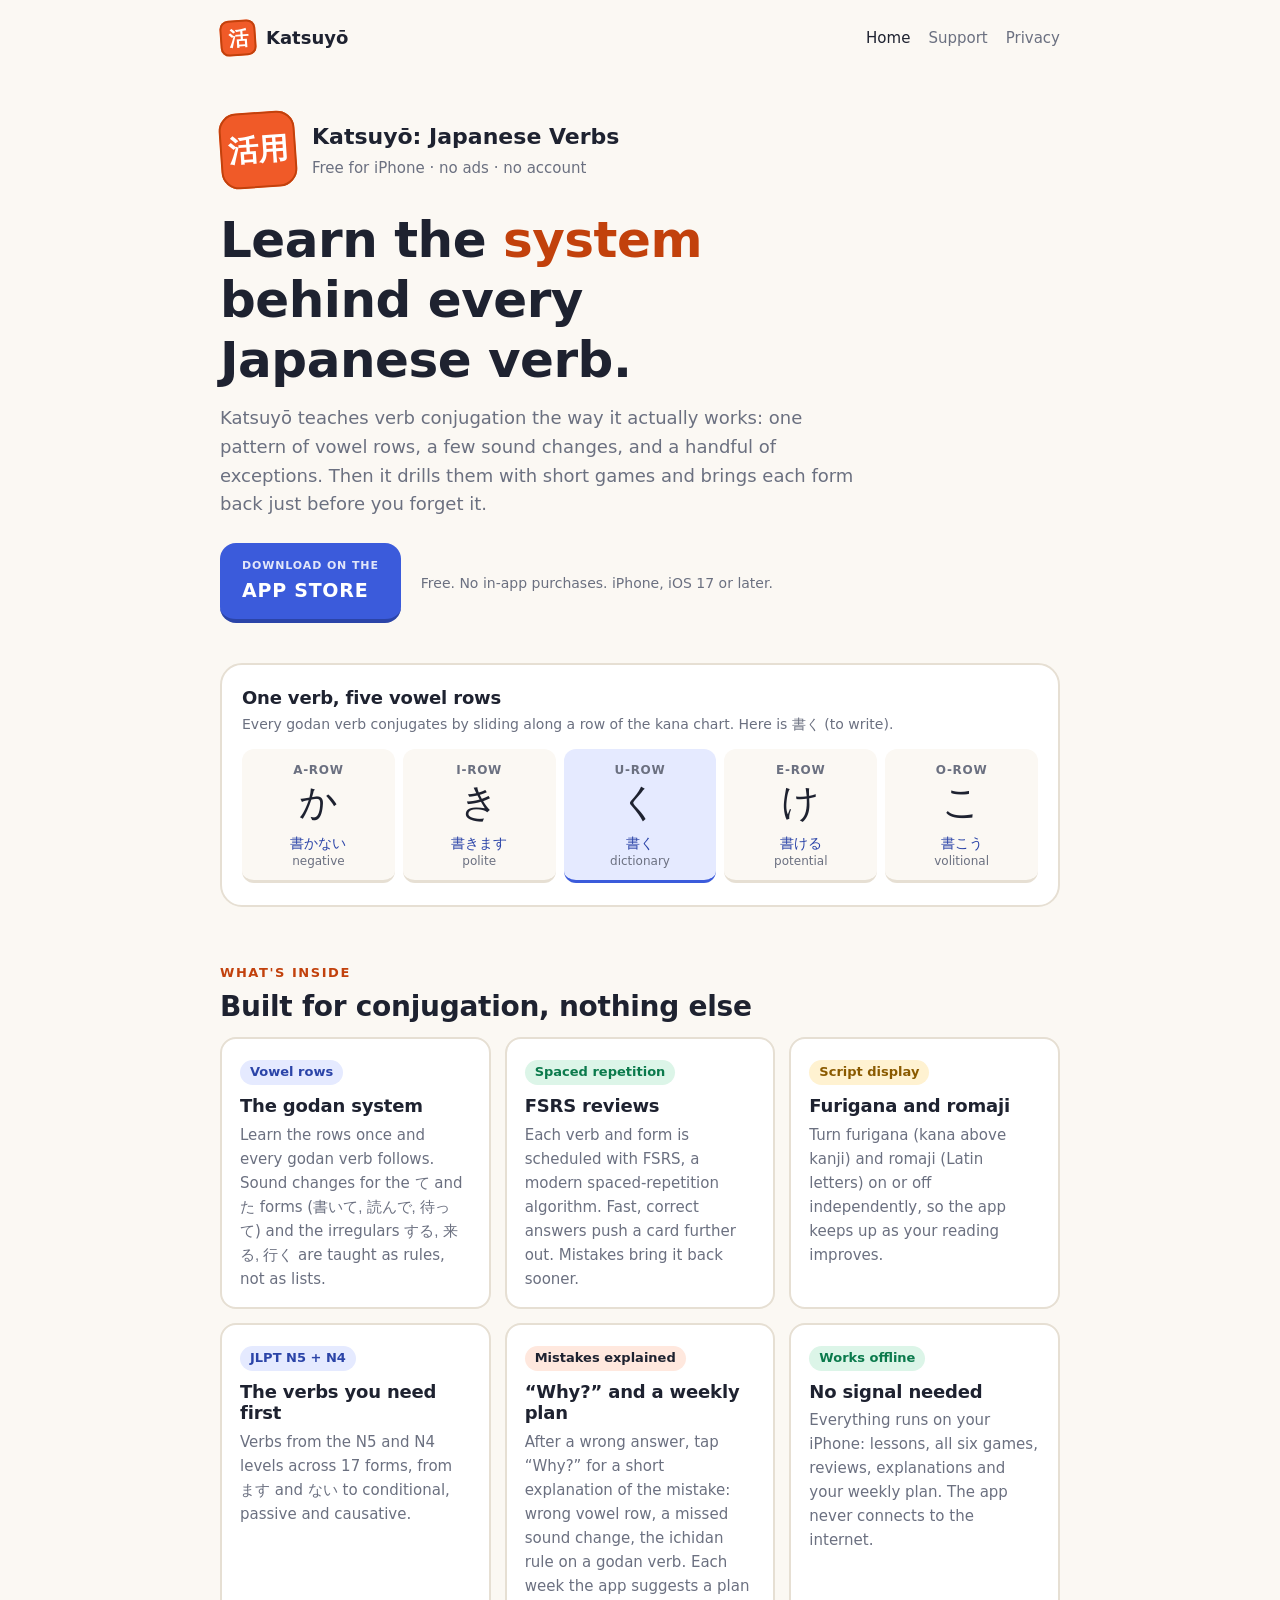
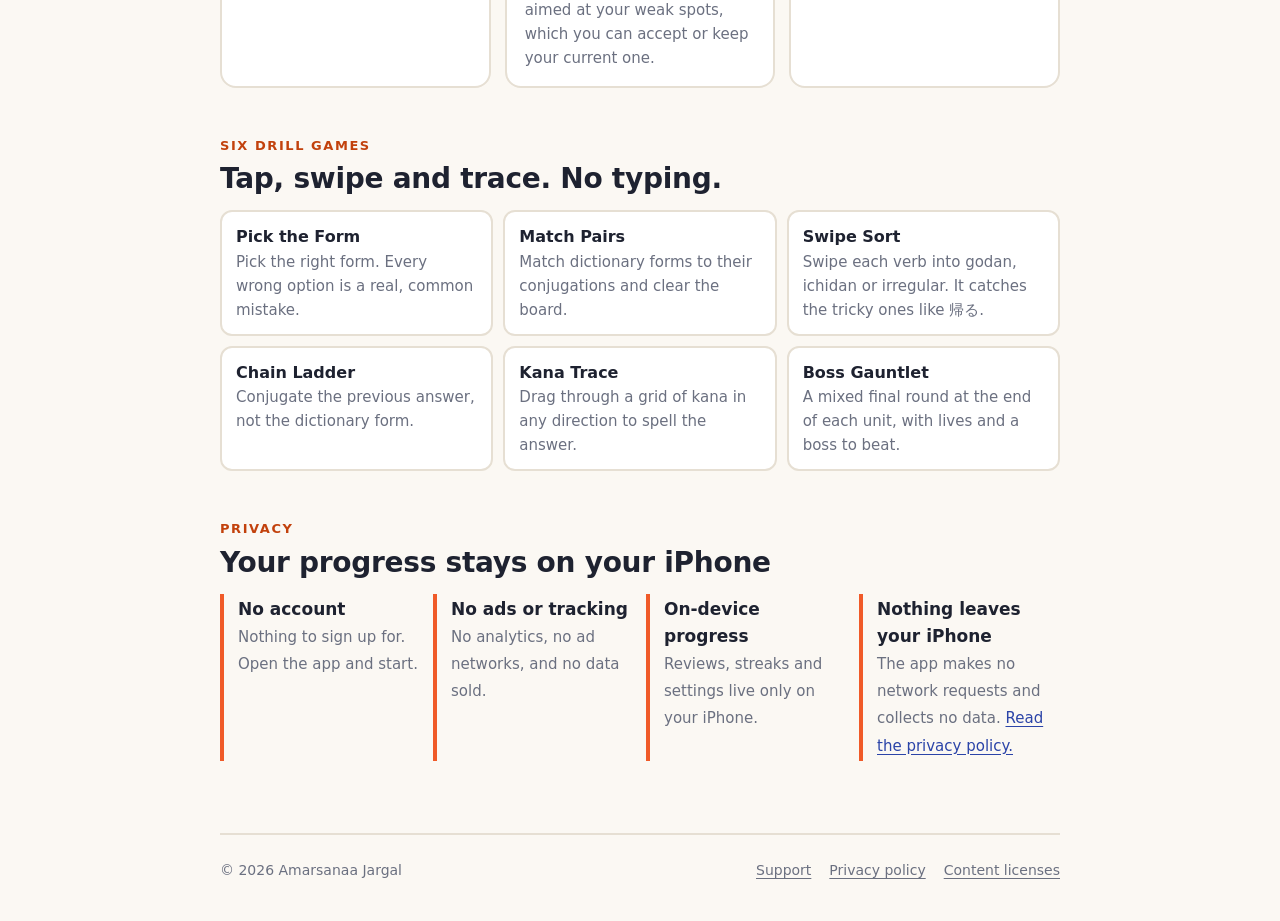
<file: index.html>
<!doctype html>
<html lang="en">
<head>
  <meta charset="utf-8">
  <meta name="viewport" content="width=device-width, initial-scale=1">
  <title>Katsuyō: Japanese Verbs (活用)</title>
  <meta name="description" content="Katsuyō is a free iPhone app for Japanese verb conjugation: learn the godan vowel rows, play six drill games, and review with FSRS spaced repetition. No ads, no account, no tracking.">
  <meta name="color-scheme" content="light dark">
  <meta name="theme-color" content="#fbf8f3" media="(prefers-color-scheme: light)">
  <meta name="theme-color" content="#121419" media="(prefers-color-scheme: dark)">
  <link rel="canonical" href="https://amaraa87.github.io/katsuyo-site/">
  <link rel="stylesheet" href="assets/style.css">
  <link rel="icon" href="data:image/svg+xml,<svg xmlns='http://www.w3.org/2000/svg' viewBox='0 0 100 100'><rect width='100' height='100' rx='22' fill='%23F05A28'/><text x='50' y='71' font-size='62' text-anchor='middle' fill='white' font-family='sans-serif'>%E6%B4%BB</text></svg>">
</head>
<body>
  <a class="skip" href="#main">Skip to content</a>
  <div class="wrap">

    <header class="site-header">
      <a class="wordmark" href="./"><span class="hanko" aria-hidden="true" lang="ja">活</span>Katsuyō</a>
      <nav class="site-nav" aria-label="Site">
        <a href="./" aria-current="page">Home</a>
        <a href="support/">Support</a>
        <a href="privacy/">Privacy</a>
      </nav>
    </header>

    <main id="main">
      <section class="hero" aria-labelledby="hero-title">
        <div class="brand">
          <span class="hanko big" aria-hidden="true" lang="ja">活用</span>
          <div><b>Katsuyō: Japanese Verbs</b><span>Free for iPhone · no ads · no account</span></div>
        </div>
        <h1 id="hero-title">Learn the <em>system</em> behind every Japanese verb.</h1>
        <p class="sub">Katsuyō teaches verb conjugation the way it actually works: one pattern of vowel rows, a few sound changes, and a handful of exceptions. Then it drills them with short games and brings each form back just before you forget it.</p>
        <div class="cta">
          <a class="btn" href="https://apps.apple.com/app/id6818793474"><span><small>Download on the</small>App Store</span></a>
          <p>Free. No in-app purchases. iPhone, iOS 17 or later.</p>
        </div>

        <div class="rows" role="group" aria-labelledby="rows-title">
          <div class="rows-head">
            <h2 id="rows-title">One verb, five vowel rows</h2>
            <p>Every godan verb conjugates by sliding along a row of the kana chart. Here is <span lang="ja">書く</span> (to write).</p>
          </div>
          <ol>
            <li><span class="row">a-row</span><span class="kana" lang="ja">か</span><span class="ex" lang="ja">書かない</span><span class="use">negative</span></li>
            <li><span class="row">i-row</span><span class="kana" lang="ja">き</span><span class="ex" lang="ja">書きます</span><span class="use">polite</span></li>
            <li class="dict"><span class="row">u-row</span><span class="kana" lang="ja">く</span><span class="ex" lang="ja">書く</span><span class="use">dictionary</span></li>
            <li><span class="row">e-row</span><span class="kana" lang="ja">け</span><span class="ex" lang="ja">書ける</span><span class="use">potential</span></li>
            <li><span class="row">o-row</span><span class="kana" lang="ja">こ</span><span class="ex" lang="ja">書こう</span><span class="use">volitional</span></li>
          </ol>
        </div>
      </section>

      <section aria-labelledby="features-title">
        <p class="eyebrow">What's inside</p>
        <h2 id="features-title">Built for conjugation, nothing else</h2>
        <div class="grid">
          <div class="card">
            <span class="tag">Vowel rows</span>
            <h3>The godan system</h3>
            <p>Learn the rows once and every godan verb follows. Sound changes for the て and た forms (<span lang="ja">書いて, 読んで, 待って</span>) and the irregulars <span lang="ja">する, 来る, 行く</span> are taught as rules, not as lists.</p>
          </div>
          <div class="card">
            <span class="tag take">Spaced repetition</span>
            <h3>FSRS reviews</h3>
            <p>Each verb and form is scheduled with FSRS, a modern spaced-repetition algorithm. Fast, correct answers push a card further out. Mistakes bring it back sooner.</p>
          </div>
          <div class="card">
            <span class="tag kin">Script display</span>
            <h3>Furigana and romaji</h3>
            <p>Turn furigana (kana above kanji) and romaji (Latin letters) on or off independently, so the app keeps up as your reading improves.</p>
          </div>
          <div class="card">
            <span class="tag">JLPT N5 + N4</span>
            <h3>The verbs you need first</h3>
            <p>Verbs from the N5 and N4 levels across 17 forms, from <span lang="ja">ます</span> and <span lang="ja">ない</span> to conditional, passive and causative.</p>
          </div>
          <div class="card">
            <span class="tag shu">Mistakes explained</span>
            <h3>“Why?” and a weekly plan</h3>
            <p>After a wrong answer, tap “Why?” for a short explanation of the mistake: wrong vowel row, a missed sound change, the ichidan rule on a godan verb. Each week the app suggests a plan aimed at your weak spots, which you can accept or keep your current one.</p>
          </div>
          <div class="card">
            <span class="tag take">Works offline</span>
            <h3>No signal needed</h3>
            <p>Everything runs on your iPhone: lessons, all six games, reviews, explanations and your weekly plan. The app never connects to the internet.</p>
          </div>
        </div>
      </section>

      <section aria-labelledby="drills-title">
        <p class="eyebrow">Six drill games</p>
        <h2 id="drills-title">Tap, swipe and trace. No typing.</h2>
        <ul class="drills">
          <li><b>Pick the Form</b>Pick the right form. Every wrong option is a real, common mistake.</li>
          <li><b>Match Pairs</b>Match dictionary forms to their conjugations and clear the board.</li>
          <li><b>Swipe Sort</b>Swipe each verb into godan, ichidan or irregular. It catches the tricky ones like <span lang="ja">帰る</span>.</li>
          <li><b>Chain Ladder</b>Conjugate the previous answer, not the dictionary form.</li>
          <li><b>Kana Trace</b>Drag through a grid of kana in any direction to spell the answer.</li>
          <li><b>Boss Gauntlet</b>A mixed final round at the end of each unit, with lives and a boss to beat.</li>
        </ul>
      </section>

      <section aria-labelledby="privacy-title">
        <p class="eyebrow">Privacy</p>
        <h2 id="privacy-title">Your progress stays on your iPhone</h2>
        <ul class="promise">
          <li><b>No account</b><span>Nothing to sign up for. Open the app and start.</span></li>
          <li><b>No ads or tracking</b><span>No analytics, no ad networks, and no data sold.</span></li>
          <li><b>On-device progress</b><span>Reviews, streaks and settings live only on your iPhone.</span></li>
          <li><b>Nothing leaves your iPhone</b><span>The app makes no network requests and collects no data. <a href="privacy/">Read the privacy policy.</a></span></li>
        </ul>
      </section>
    </main>

    <footer class="site-footer">
      <span>© 2026 Amarsanaa Jargal</span>
      <nav aria-label="Footer">
        <a href="support/">Support</a>
        <a href="privacy/">Privacy policy</a>
        <a href="support/#licenses">Content licenses</a>
      </nav>
    </footer>

  </div>
</body>
</html>
</file>
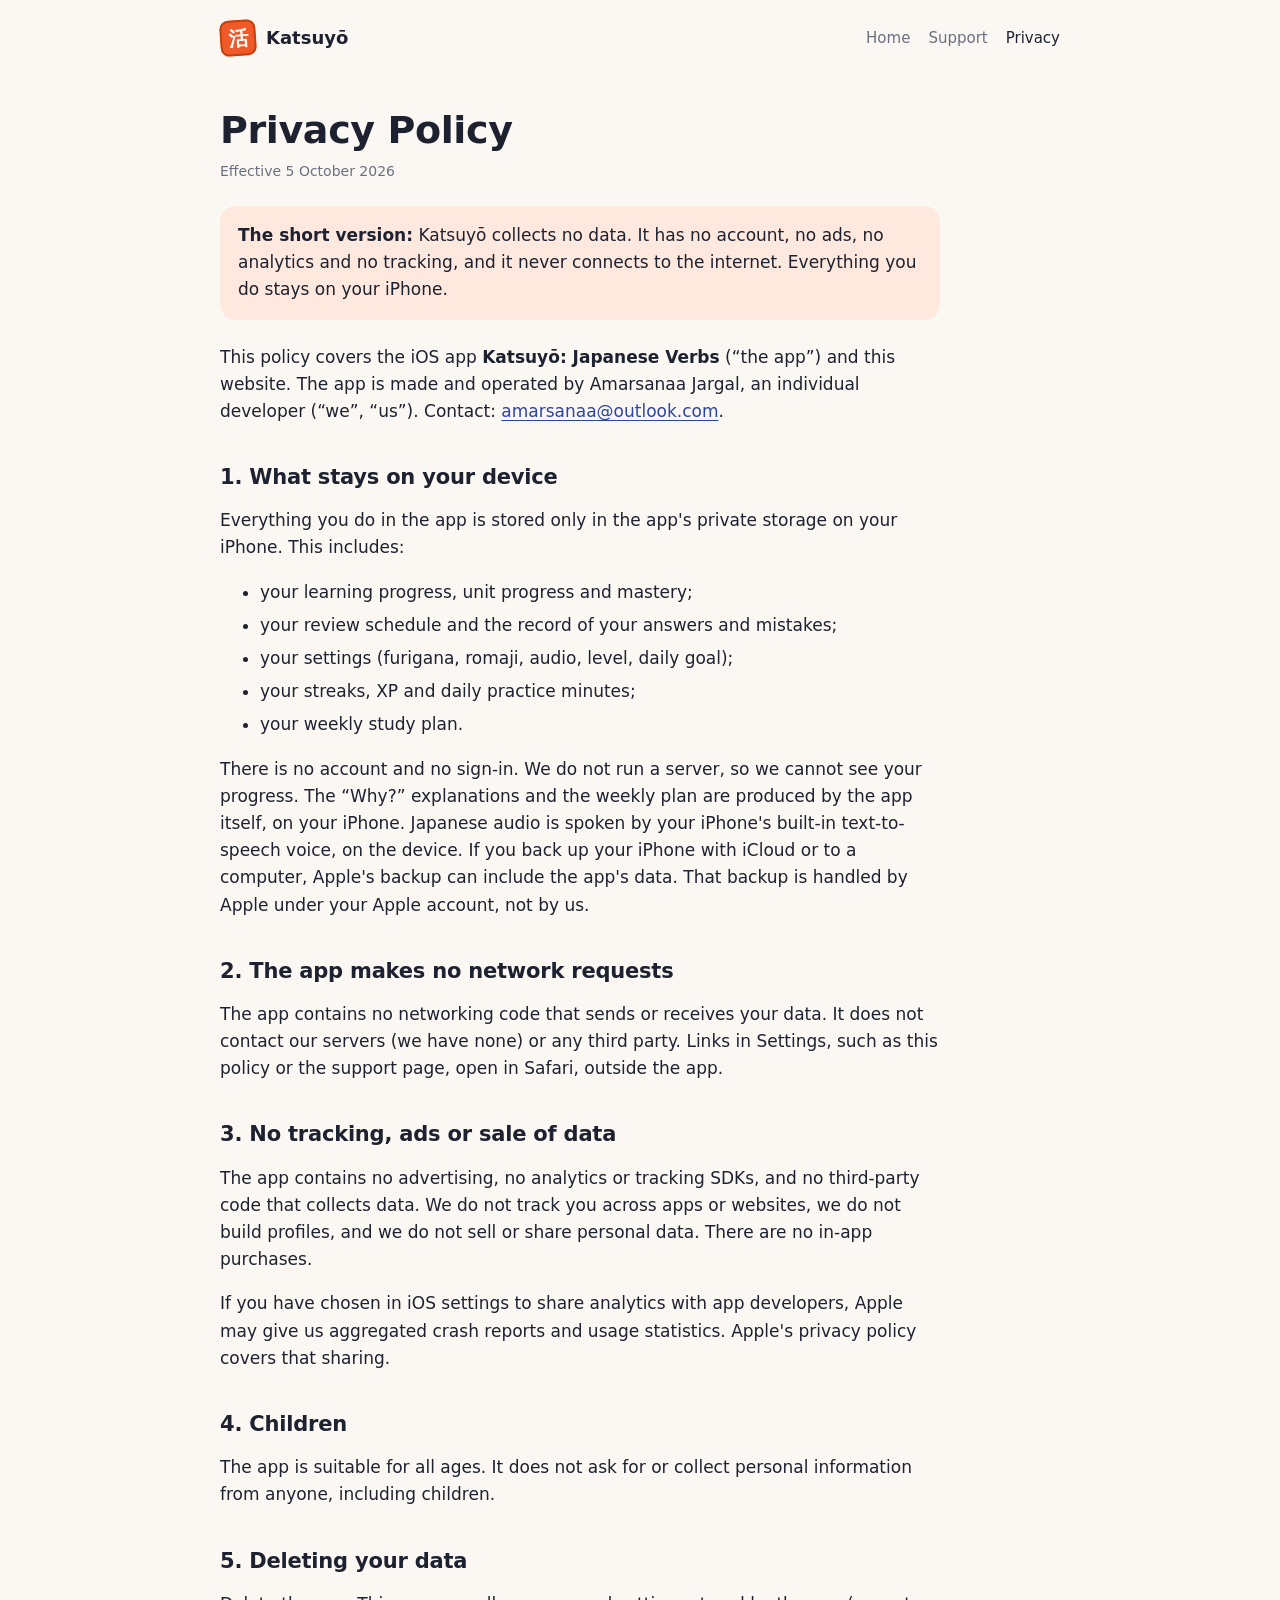
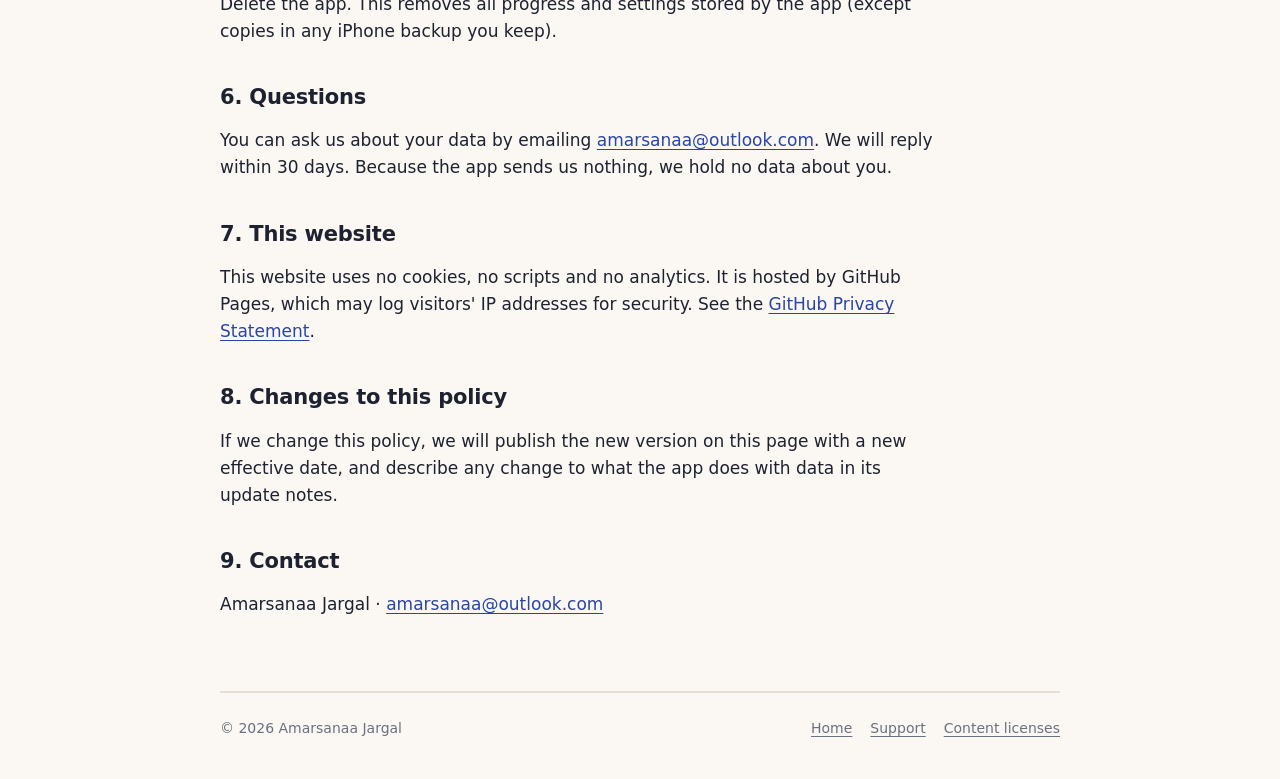
<file: privacy/index.html>
<!doctype html>
<html lang="en">
<head>
  <meta charset="utf-8">
  <meta name="viewport" content="width=device-width, initial-scale=1">
  <title>Privacy Policy · Katsuyō</title>
  <meta name="description" content="Privacy policy for the Katsuyō iOS app: it collects no data, makes no network requests, and keeps all progress on your iPhone.">
  <meta name="color-scheme" content="light dark">
  <link rel="canonical" href="https://amaraa87.github.io/katsuyo-site/privacy/">
  <link rel="stylesheet" href="../assets/style.css">
  <link rel="icon" href="data:image/svg+xml,<svg xmlns='http://www.w3.org/2000/svg' viewBox='0 0 100 100'><rect width='100' height='100' rx='22' fill='%23F05A28'/><text x='50' y='71' font-size='62' text-anchor='middle' fill='white' font-family='sans-serif'>%E6%B4%BB</text></svg>">
</head>
<body>
  <a class="skip" href="#main">Skip to content</a>
  <div class="wrap">

    <header class="site-header">
      <a class="wordmark" href="../"><span class="hanko" aria-hidden="true" lang="ja">活</span>Katsuyō</a>
      <nav class="site-nav" aria-label="Site">
        <a href="../">Home</a>
        <a href="../support/">Support</a>
        <a href="./" aria-current="page">Privacy</a>
      </nav>
    </header>

    <main id="main" class="doc">
      <h1>Privacy Policy</h1>
      <p class="updated">Effective 5 October 2026</p>

      <p class="lede"><b>The short version:</b> Katsuyō collects no data. It has no account, no ads, no analytics and no tracking, and it never connects to the internet. Everything you do stays on your iPhone.</p>

      <p>This policy covers the iOS app <b>Katsuyō: Japanese Verbs</b> (“the app”) and this website. The app is made and operated by Amarsanaa Jargal, an individual developer (“we”, “us”). Contact: <a href="mailto:amarsanaa@outlook.com">amarsanaa@outlook.com</a>.</p>

      <h2>1. What stays on your device</h2>
      <p>Everything you do in the app is stored only in the app's private storage on your iPhone. This includes:</p>
      <ul>
        <li>your learning progress, unit progress and mastery;</li>
        <li>your review schedule and the record of your answers and mistakes;</li>
        <li>your settings (furigana, romaji, audio, level, daily goal);</li>
        <li>your streaks, XP and daily practice minutes;</li>
        <li>your weekly study plan.</li>
      </ul>
      <p>There is no account and no sign-in. We do not run a server, so we cannot see your progress. The “Why?” explanations and the weekly plan are produced by the app itself, on your iPhone. Japanese audio is spoken by your iPhone's built-in text-to-speech voice, on the device. If you back up your iPhone with iCloud or to a computer, Apple's backup can include the app's data. That backup is handled by Apple under your Apple account, not by us.</p>

      <h2>2. The app makes no network requests</h2>
      <p>The app contains no networking code that sends or receives your data. It does not contact our servers (we have none) or any third party. Links in Settings, such as this policy or the support page, open in Safari, outside the app.</p>

      <h2>3. No tracking, ads or sale of data</h2>
      <p>The app contains no advertising, no analytics or tracking SDKs, and no third-party code that collects data. We do not track you across apps or websites, we do not build profiles, and we do not sell or share personal data. There are no in-app purchases.</p>
      <p>If you have chosen in iOS settings to share analytics with app developers, Apple may give us aggregated crash reports and usage statistics. Apple's privacy policy covers that sharing.</p>

      <h2>4. Children</h2>
      <p>The app is suitable for all ages. It does not ask for or collect personal information from anyone, including children.</p>

      <h2>5. Deleting your data</h2>
      <p>Delete the app. This removes all progress and settings stored by the app (except copies in any iPhone backup you keep).</p>

      <h2>6. Questions</h2>
      <p>You can ask us about your data by emailing <a href="mailto:amarsanaa@outlook.com">amarsanaa@outlook.com</a>. We will reply within 30 days. Because the app sends us nothing, we hold no data about you.</p>

      <h2>7. This website</h2>
      <p>This website uses no cookies, no scripts and no analytics. It is hosted by GitHub Pages, which may log visitors' IP addresses for security. See the <a href="https://docs.github.com/en/site-policy/privacy-policies/github-general-privacy-statement">GitHub Privacy Statement</a>.</p>

      <h2>8. Changes to this policy</h2>
      <p>If we change this policy, we will publish the new version on this page with a new effective date, and describe any change to what the app does with data in its update notes.</p>

      <h2>9. Contact</h2>
      <p>Amarsanaa Jargal · <a href="mailto:amarsanaa@outlook.com">amarsanaa@outlook.com</a></p>
    </main>

    <footer class="site-footer">
      <span>© 2026 Amarsanaa Jargal</span>
      <nav aria-label="Footer">
        <a href="../">Home</a>
        <a href="../support/">Support</a>
        <a href="../support/#licenses">Content licenses</a>
      </nav>
    </footer>

  </div>
</body>
</html>
</file>
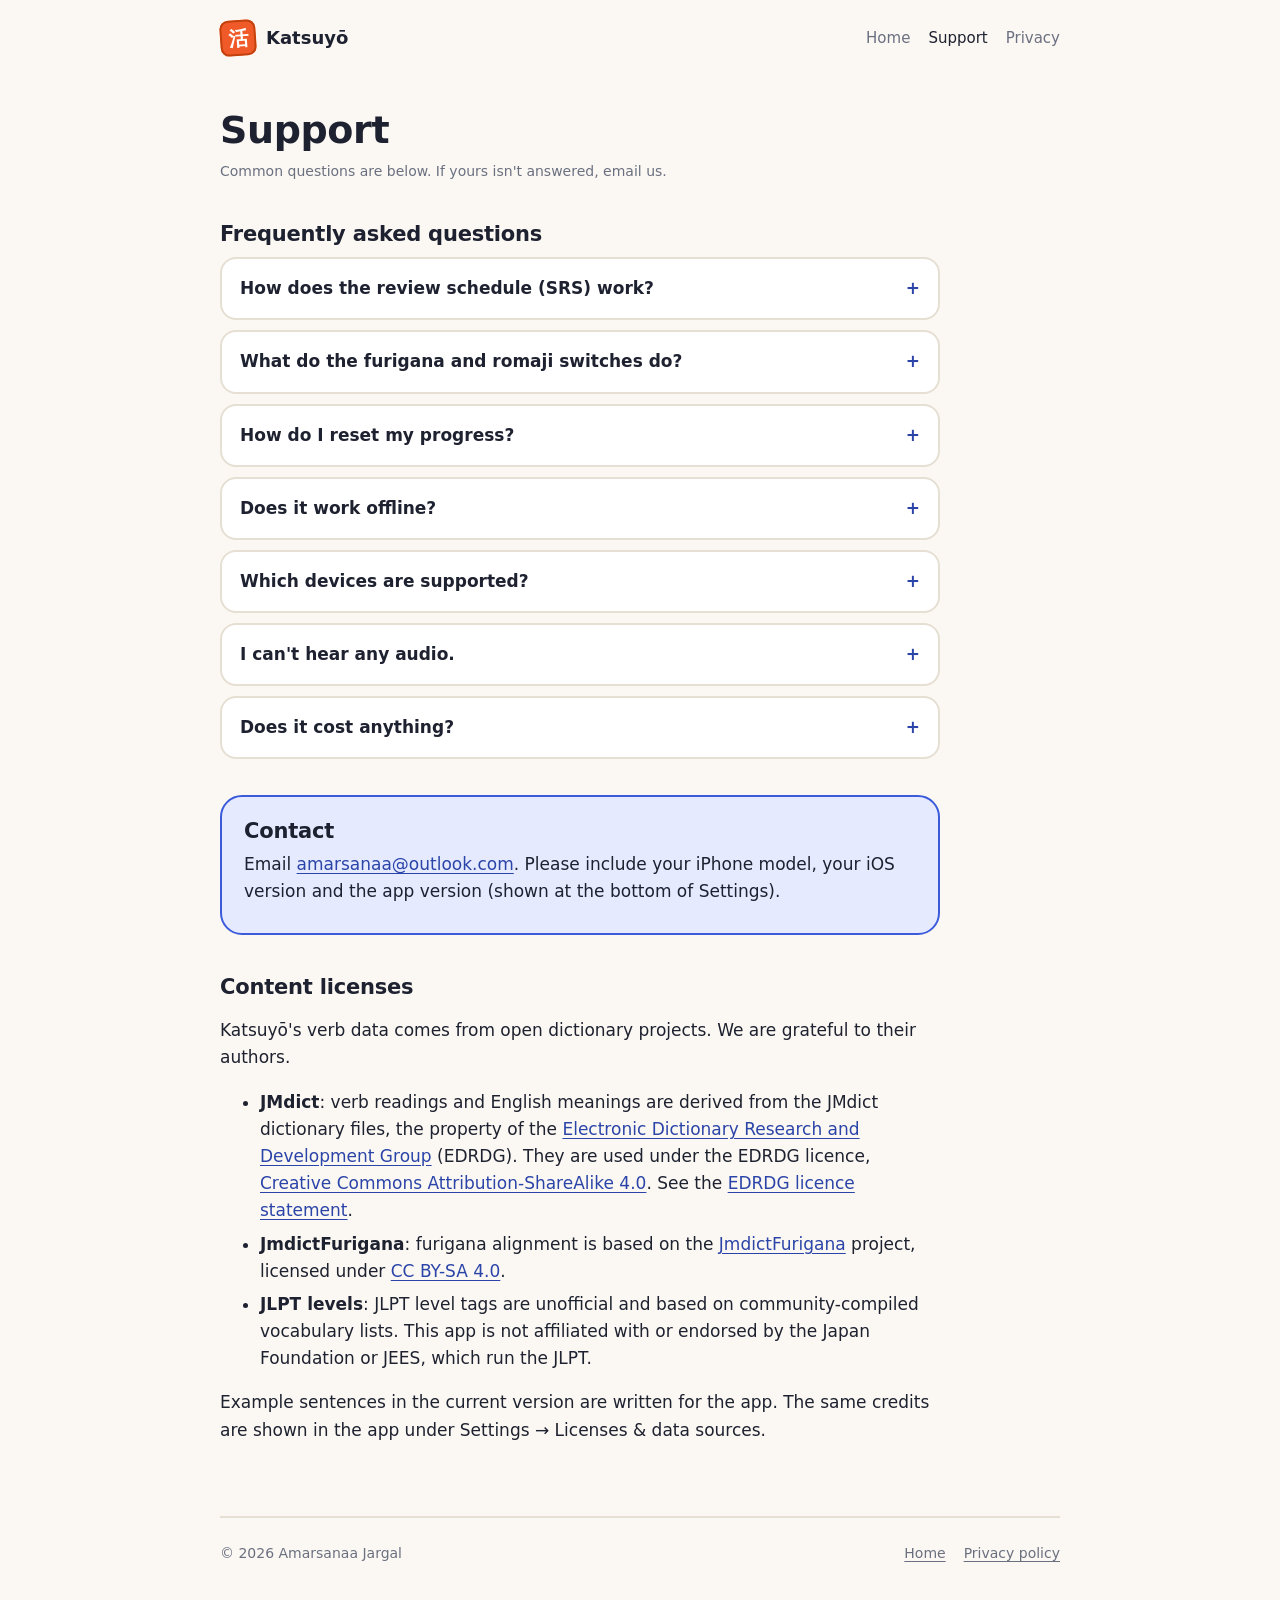
<file: support/index.html>
<!doctype html>
<html lang="en">
<head>
  <meta charset="utf-8">
  <meta name="viewport" content="width=device-width, initial-scale=1">
  <title>Support · Katsuyō</title>
  <meta name="description" content="Help for the Katsuyō iOS app: spaced repetition, furigana and romaji, the “Why?” explanations, resetting progress, offline use, requirements, and content licenses.">
  <meta name="color-scheme" content="light dark">
  <link rel="canonical" href="https://amaraa87.github.io/katsuyo-site/support/">
  <link rel="stylesheet" href="../assets/style.css">
  <link rel="icon" href="data:image/svg+xml,<svg xmlns='http://www.w3.org/2000/svg' viewBox='0 0 100 100'><rect width='100' height='100' rx='22' fill='%23F05A28'/><text x='50' y='71' font-size='62' text-anchor='middle' fill='white' font-family='sans-serif'>%E6%B4%BB</text></svg>">
</head>
<body>
  <a class="skip" href="#main">Skip to content</a>
  <div class="wrap">

    <header class="site-header">
      <a class="wordmark" href="../"><span class="hanko" aria-hidden="true" lang="ja">活</span>Katsuyō</a>
      <nav class="site-nav" aria-label="Site">
        <a href="../">Home</a>
        <a href="./" aria-current="page">Support</a>
        <a href="../privacy/">Privacy</a>
      </nav>
    </header>

    <main id="main" class="doc">
      <h1>Support</h1>
      <p class="updated">Common questions are below. If yours isn't answered, email us.</p>

      <h2>Frequently asked questions</h2>

      <details>
        <summary>How does the review schedule (SRS) work?</summary>
        <p>Katsuyō uses FSRS, a spaced-repetition algorithm. Every verb form you learn becomes its own review card (for example, <span lang="ja">書く</span> in the て form). After each answer, the app estimates how long you will remember that card and schedules the next review for just before you would forget it.</p>
        <ul>
          <li>A fast, correct answer pushes the card far into the future.</li>
          <li>A slow, correct answer brings it back a little sooner.</li>
          <li>A wrong answer brings it back soon.</li>
        </ul>
        <p>Getting one form of a verb right also gives a little credit to the other forms of the same verb. Cards that are due appear in the Review tab, and reviews are played through the same drill games as lessons.</p>
      </details>

      <details>
        <summary>What do the furigana and romaji switches do?</summary>
        <p>Both are in Settings under Script display, and each can be on or off independently.</p>
        <ul>
          <li><b>Furigana</b> shows small kana above kanji, so you can read words like <ruby lang="ja">書<rt>か</rt></ruby><span lang="ja">く</span> before you know the kanji.</li>
          <li><b>Romaji</b> shows the reading in Latin letters (<i>kaku</i>).</li>
        </ul>
        <p>They only change what is displayed. Answers are always chosen in kana, so turning them off is a good way to check your reading as you progress.</p>
      </details>


      <details>
        <summary>How do I reset my progress?</summary>
        <p>Your progress is stored only on your iPhone, so deleting the app erases it. Delete Katsuyō from your Home Screen, then reinstall it from the App Store to start fresh. If you later restore your iPhone from a backup made before that, the old progress can come back with it.</p>
      </details>

      <details>
        <summary>Does it work offline?</summary>
        <p>Yes, completely. Lessons, all six drill games, reviews, streaks, audio, the “Why?” explanations and your weekly plan all run on your iPhone. The app never connects to the internet.</p>
      </details>

      <details>
        <summary>Which devices are supported?</summary>
        <p>Katsuyō is an iPhone app and needs iOS 17 or later.</p>
      </details>

      <details>
        <summary>I can't hear any audio.</summary>
        <p>Katsuyō speaks Japanese with your iPhone's built-in voice. Check that the ringer is not on silent and the volume is up. If the voice sounds wrong or is missing, open iOS Settings → Accessibility → Spoken Content → Voices → Japanese and download a voice.</p>
      </details>

      <details>
        <summary>Does it cost anything?</summary>
        <p>No. Katsuyō is free, with no ads, no in-app purchases and no account.</p>
      </details>

      <div class="contact">
        <h2>Contact</h2>
        <p>Email <a href="mailto:amarsanaa@outlook.com">amarsanaa@outlook.com</a>. Please include your iPhone model, your iOS version and the app version (shown at the bottom of Settings).</p>
      </div>

      <h2 id="licenses">Content licenses</h2>
      <p>Katsuyō's verb data comes from open dictionary projects. We are grateful to their authors.</p>
      <ul>
        <li><b>JMdict</b>: verb readings and English meanings are derived from the JMdict dictionary files, the property of the <a href="https://www.edrdg.org/">Electronic Dictionary Research and Development Group</a> (EDRDG). They are used under the EDRDG licence, <a href="https://creativecommons.org/licenses/by-sa/4.0/">Creative Commons Attribution-ShareAlike 4.0</a>. See the <a href="https://www.edrdg.org/edrdg/licence.html">EDRDG licence statement</a>.</li>
        <li><b>JmdictFurigana</b>: furigana alignment is based on the <a href="https://github.com/Doublevil/JmdictFurigana">JmdictFurigana</a> project, licensed under <a href="https://creativecommons.org/licenses/by-sa/4.0/">CC BY-SA 4.0</a>.</li>
        <li><b>JLPT levels</b>: JLPT level tags are unofficial and based on community-compiled vocabulary lists. This app is not affiliated with or endorsed by the Japan Foundation or JEES, which run the JLPT.</li>
      </ul>
      <p>Example sentences in the current version are written for the app. The same credits are shown in the app under Settings → Licenses &amp; data sources.</p>
    </main>

    <footer class="site-footer">
      <span>© 2026 Amarsanaa Jargal</span>
      <nav aria-label="Footer">
        <a href="../">Home</a>
        <a href="../privacy/">Privacy policy</a>
      </nav>
    </footer>

  </div>
</body>
</html>
</file>
<file: assets/style.css>
/* Katsuyō — site identity, from the app's design tokens (DESIGN.md §2).
   和紙 washi paper, 藍 ai indigo for action, 朱 shu vermilion for brand and the 判子 stamp.
   System rounded type only: no web fonts, no scripts. */

:root {
  --bg: #fbf8f3;
  --surface: #ffffff;
  --sunk: #f1ece3;
  --border: #e6dfd3;
  --ink: #1e2230;
  --ink-muted: #6b7080;

  --ai: #3b5bdb;
  --ai-lip: #2b44a8;
  --ai-soft: #e5eaff;
  --ai-ink: #2b44a8;
  --ai-on: #ffffff;

  --shu: #f05a28;
  --shu-lip: #c2410c;
  --shu-soft: #ffe8de;
  --shu-ink: #c2410c;
  --shu-on: #ffffff;

  --take-soft: #dcf5e8;
  --take-ink: #0b7a4c;
  --kin-soft: #fff2d1;
  --kin-ink: #8a5a00;

  --font: ui-rounded, "SF Pro Rounded", "Hiragino Maru Gothic ProN", "Hiragino Sans",
          "Yu Gothic UI", "Noto Sans JP", system-ui, -apple-system, "Segoe UI", sans-serif;
  --font-ja: "Hiragino Maru Gothic ProN", "Hiragino Sans", "Yu Gothic UI", "Noto Sans JP",
             "Noto Sans CJK JP", sans-serif;

  color-scheme: light dark;
}

@media (prefers-color-scheme: dark) {
  :root {
    --bg: #121419;
    --surface: #1c1f27;
    --sunk: #262a34;
    --border: #313645;
    --ink: #eef0f5;
    --ink-muted: #9aa0b2;

    --ai: #5c7cfa;
    --ai-lip: #3b5bdb;
    --ai-soft: #1d2650;
    --ai-ink: #a9b9ff;

    --shu: #ff7043;
    --shu-lip: #d9541f;
    --shu-soft: #3a1d12;
    --shu-ink: #ffa584;
    --shu-on: #2a0e04;

    --take-soft: #0e2e21;
    --take-ink: #6ee0ae;
    --kin-soft: #3a2c0b;
    --kin-ink: #ffd27a;
  }
}

* { box-sizing: border-box; }

body {
  margin: 0;
  background: var(--bg);
  color: var(--ink);
  font-family: var(--font);
  font-size: 17px;
  font-weight: 500;
  line-height: 1.6;
  -webkit-font-smoothing: antialiased;
  -webkit-text-size-adjust: 100%;
}

[lang="ja"] { font-family: var(--font-ja); }

.wrap { max-width: 880px; margin: 0 auto; padding: 0 20px; }

a { color: var(--ai-ink); text-underline-offset: 3px; }
a:hover { text-decoration-thickness: 2px; }

:focus-visible { outline: 3px solid var(--ai); outline-offset: 2px; border-radius: 6px; }

.skip { position: absolute; left: -9999px; }
.skip:focus { left: 16px; top: 12px; background: var(--surface); padding: 8px 12px; z-index: 1; }

h1, h2, h3 { line-height: 1.2; font-weight: 800; letter-spacing: -0.01em; }
h2 { font-size: clamp(22px, 3.6vw, 28px); margin: 0 0 14px; }
h3 { font-size: 18px; margin: 0 0 6px; }

/* ── Header / footer ────────────────────────────────────────────────── */

.site-header {
  display: flex; align-items: center; justify-content: space-between;
  flex-wrap: wrap; gap: 12px 20px; padding: 20px 0;
}

.wordmark {
  display: flex; align-items: center; gap: 10px;
  color: var(--ink); text-decoration: none; font-weight: 800; font-size: 18px;
}

/* 判子 hanko: the brand stamp. */
.hanko {
  display: inline-grid; place-items: center;
  width: 36px; height: 36px; border-radius: 9px;
  background: var(--shu); color: var(--shu-on);
  font-family: var(--font-ja); font-size: 20px; font-weight: 700;
  box-shadow: inset 0 0 0 2px var(--shu-lip);
  transform: rotate(-4deg);
}
.hanko.big { width: 76px; height: 76px; border-radius: 18px; font-size: 30px; letter-spacing: -0.02em; }

.site-nav { display: flex; gap: 18px; font-size: 15px; }
.site-nav a { color: var(--ink-muted); text-decoration: none; }
.site-nav a:hover, .site-nav a[aria-current="page"] { color: var(--ink); }

.site-footer {
  margin-top: 72px; padding: 24px 0 40px; border-top: 2px solid var(--border);
  display: flex; flex-wrap: wrap; gap: 10px 24px; justify-content: space-between;
  font-size: 14px; color: var(--ink-muted);
}
.site-footer nav { display: flex; flex-wrap: wrap; gap: 18px; }
.site-footer a { color: var(--ink-muted); }

/* ── Buttons: a lip means pressable ─────────────────────────────────── */

.btn {
  display: inline-flex; align-items: center; gap: 10px;
  padding: 14px 22px; border-radius: 16px;
  background: var(--ai); color: var(--ai-on);
  border-bottom: 4px solid var(--ai-lip);
  font-weight: 800; font-size: 19px; letter-spacing: 0.04em; text-transform: uppercase;
  text-decoration: none;
  transition: transform 150ms ease, border-bottom-width 150ms ease;
}
.btn:hover { color: var(--ai-on); }
.btn:active { transform: translateY(3px); border-bottom-width: 1px; }
.btn small { display: block; font-size: 11px; letter-spacing: 0.08em; opacity: 0.85; }

/* ── Hero ───────────────────────────────────────────────────────────── */

.hero { padding: 36px 0 8px; }
.hero .brand { display: flex; align-items: center; gap: 16px; margin-bottom: 22px; }
.hero .brand div b { display: block; font-size: 22px; }
.hero .brand div span { color: var(--ink-muted); font-size: 15px; }
.hero h1 { font-size: clamp(30px, 6vw, 50px); margin: 0 0 14px; max-width: 16ch; }
.hero h1 em { font-style: normal; color: var(--shu-ink); }
.hero .sub { color: var(--ink-muted); font-size: 18px; max-width: 56ch; margin: 0 0 24px; }
.hero .cta { display: flex; flex-wrap: wrap; align-items: center; gap: 14px 20px; }
.hero .cta p { margin: 0; color: var(--ink-muted); font-size: 14px; }

/* Signature: the godan vowel row of 書く. */
.rows {
  margin: 40px 0 0; padding: 22px 20px; border-radius: 22px;
  background: var(--surface); border: 2px solid var(--border);
}
.rows-head { display: flex; flex-wrap: wrap; align-items: baseline; gap: 4px 12px; margin-bottom: 14px; }
.rows-head h2 { font-size: 18px; margin: 0; }
.rows-head p { margin: 0; color: var(--ink-muted); font-size: 14px; }
.rows ol { list-style: none; margin: 0; padding: 0; display: grid; grid-template-columns: repeat(5, 1fr); gap: 8px; }
.rows li {
  text-align: center; padding: 12px 4px 10px; border-radius: 12px;
  background: var(--bg); border-bottom: 3px solid var(--border);
}
.rows li.dict { background: var(--ai-soft); border-color: var(--ai); }
.rows .kana { display: block; font-family: var(--font-ja); font-size: clamp(26px, 6vw, 38px); line-height: 1.2; }
.rows .row { display: block; font-size: 12px; font-weight: 700; color: var(--ink-muted); text-transform: uppercase; letter-spacing: 0.06em; }
.rows .ex { display: block; font-family: var(--font-ja); font-size: 14px; margin-top: 6px; color: var(--ai-ink); }
.rows .use { display: block; font-size: 12px; color: var(--ink-muted); line-height: 1.3; }

/* ── Sections ───────────────────────────────────────────────────────── */

section { padding: 48px 0 0; }

.eyebrow {
  margin: 0 0 6px; font-size: 13px; font-weight: 800;
  letter-spacing: 0.12em; text-transform: uppercase; color: var(--shu-ink);
}

.grid { display: grid; gap: 14px; grid-template-columns: repeat(auto-fit, minmax(240px, 1fr)); }

/* Info cards are flat: no lip. */
.card {
  background: var(--surface); border: 2px solid var(--border); border-radius: 16px;
  padding: 18px 18px 16px;
}
.card p { margin: 0; color: var(--ink-muted); font-size: 15px; }
.card .tag {
  display: inline-block; margin-bottom: 10px; padding: 2px 10px; border-radius: 999px;
  font-size: 13px; font-weight: 700; background: var(--ai-soft); color: var(--ai-ink);
}
.card .tag.shu { background: var(--shu-soft); color: var(--ink); }
.card .tag.take { background: var(--take-soft); color: var(--take-ink); }
.card .tag.kin { background: var(--kin-soft); color: var(--kin-ink); }

.drills { list-style: none; padding: 0; margin: 0; display: grid; gap: 10px; grid-template-columns: repeat(auto-fit, minmax(240px, 1fr)); }
.drills li { padding: 12px 14px; border-radius: 12px; background: var(--surface); border: 2px solid var(--border); font-size: 15px; color: var(--ink-muted); }
.drills b { display: block; color: var(--ink); font-size: 16px; }

.promise {
  display: grid; gap: 12px; grid-template-columns: repeat(auto-fit, minmax(180px, 1fr));
  margin: 0; padding: 0; list-style: none;
}
.promise li { border-left: 4px solid var(--shu); padding: 2px 0 2px 14px; }
.promise b { display: block; }
.promise span { color: var(--ink-muted); font-size: 15px; }

/* ── Document pages ─────────────────────────────────────────────────── */

.doc { max-width: 720px; }
.doc h1 { font-size: clamp(28px, 5vw, 38px); margin: 32px 0 6px; }
.doc h2 { font-size: 21px; margin: 40px 0 10px; }
.doc .updated { color: var(--ink-muted); font-size: 14px; margin: 0 0 24px; }
.doc .lede {
  background: var(--shu-soft); border-radius: 16px; padding: 16px 18px; margin: 0 0 24px;
}
.doc li { margin: 6px 0; }
.doc code { font-size: 0.92em; background: var(--sunk); padding: 1px 6px; border-radius: 6px; }

.table-wrap { overflow-x: auto; }
table { border-collapse: collapse; width: 100%; font-size: 15px; }
th, td { text-align: left; vertical-align: top; padding: 10px 12px; border-bottom: 2px solid var(--border); }
th { font-weight: 800; }

details {
  background: var(--surface); border: 2px solid var(--border); border-radius: 16px;
  padding: 2px 18px; margin: 10px 0;
}
summary {
  cursor: pointer; font-weight: 700; padding: 14px 0; list-style: none;
  display: flex; justify-content: space-between; gap: 12px;
}
summary::-webkit-details-marker { display: none; }
summary::after { content: "+"; color: var(--ai-ink); font-weight: 800; flex-shrink: 0; }
details[open] summary::after { content: "−"; }
details p, details ul { margin-top: 0; color: var(--ink-muted); }

.contact {
  margin: 36px 0 0; padding: 22px 22px; border-radius: 22px;
  background: var(--ai-soft); border: 2px solid var(--ai);
}
.contact h2 { margin: 0 0 6px; font-size: 21px; }
.contact p { margin: 6px 0; }

@media (prefers-reduced-motion: reduce) {
  .btn { transition: none; }
}

@media (max-width: 560px) {
  .rows { padding: 16px 12px; }
  .rows ol { gap: 5px; }
  .rows li { padding: 10px 2px 8px; }
  .rows .row { font-size: 10px; letter-spacing: 0; }
  .rows .ex { font-size: 11px; white-space: nowrap; }
  .rows .use { display: none; }
}
</file>
